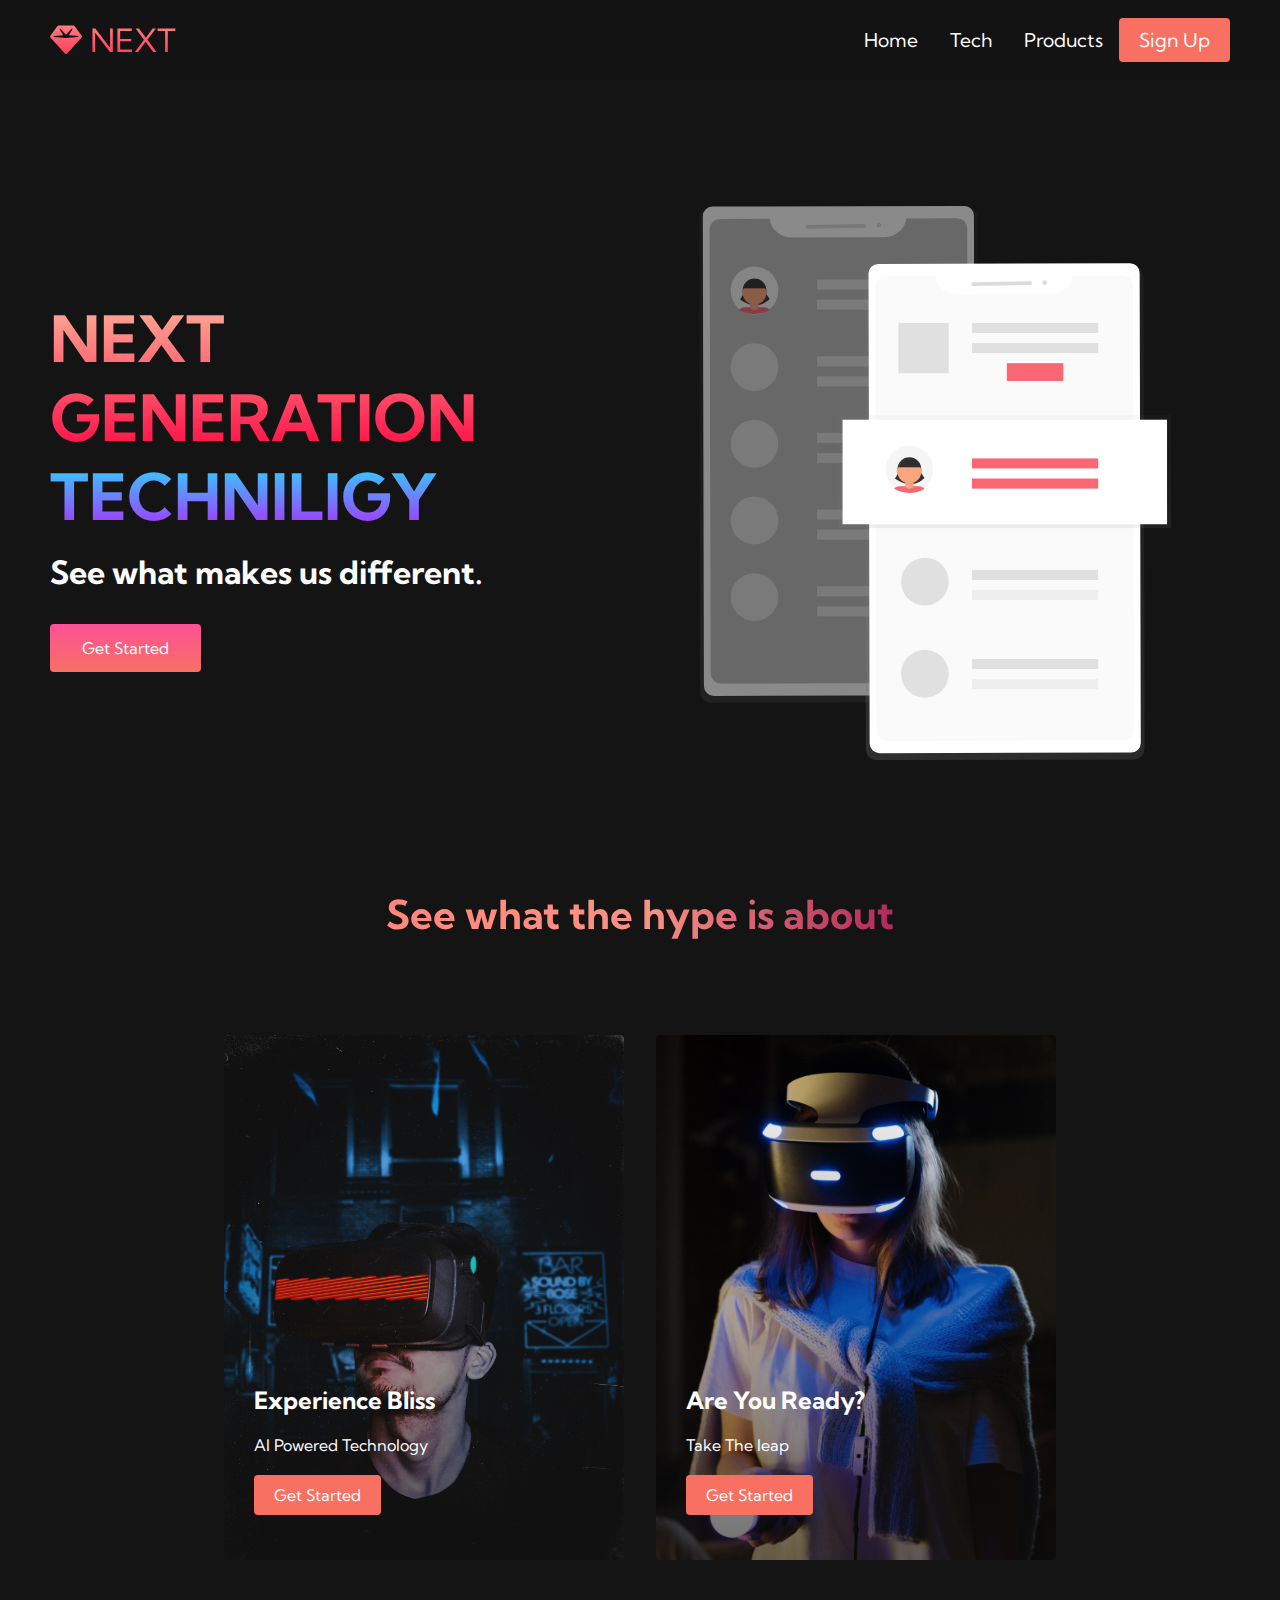
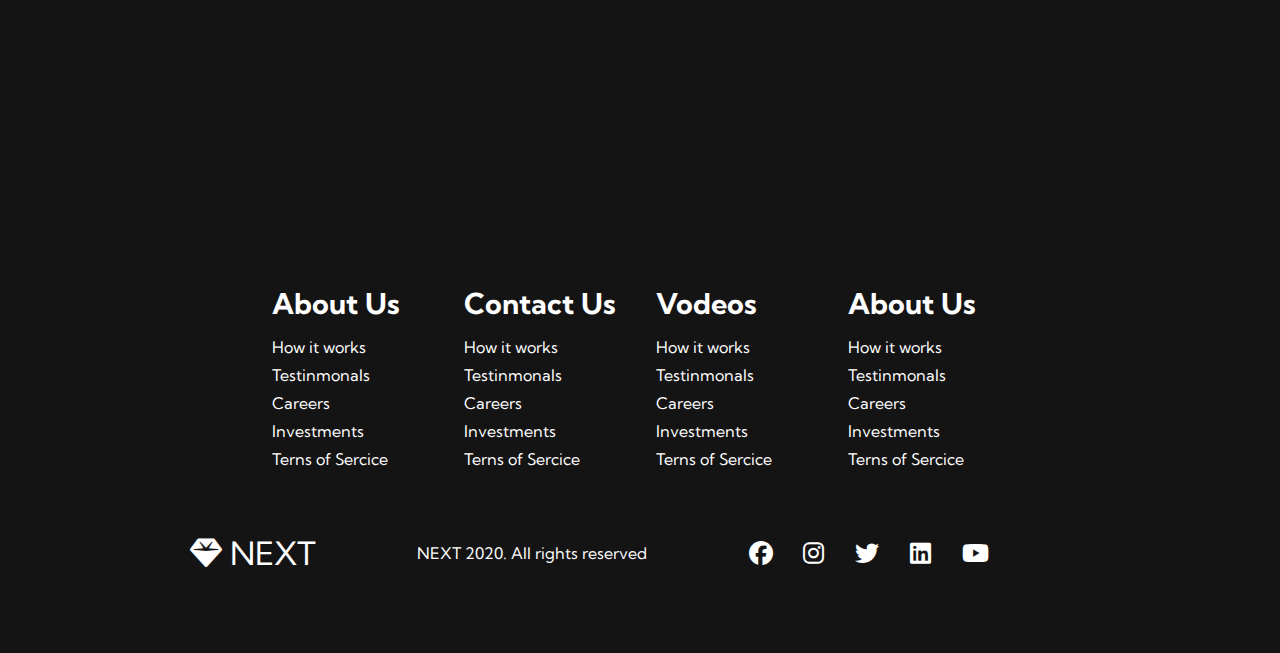
<file: index.html>
<!DOCTYPE html>
<html lang="en">
<head>
    <meta charset="UTF-8">
    <meta name="viewport" content="width=device-width, initial-scale=1.0">
    <title>Document</title>
    <link
     rel="stylesheet"
     href="https://cdnjs.cloudflare.com/ajax/libs/font-awesome/6.6.0/css/all.min.css" 
    />
    <link href="https://cdn.jsdelivr.net/npm/bootstrap@5.0.2/dist/css/bootstrap.min.css" rel="stylesheet" integrity="sha384-EVSTQN3/azprG1Anm3QDgpJLIm9Nao0Yz1ztcQTwFspd3yD65VohhpuuCOmLASjC" crossorigin="anonymous">
    <link rel="stylesheet" href="style.css">
    <link rel="preconnect" href="https://fonts.googleapis.com">
<link rel="preconnect" href="https://fonts.gstatic.com" crossorigin>
<link href="https://fonts.googleapis.com/css2?family=Kumbh+Sans:wght@100..900&display=swap" 
   rel="stylesheet">

</head>
<body>
    <!-- NAVBAR SICTION -->
    <nav class="navbar">
        <div class="navbar__container">
            <a href="/" id="navbar__logo"><i class="fas fa-gem"></i> NEXT</a>
            <div class="navbar__toggle" id="mobile-menu">
                <span class="bar"></span>
                <span class="bar"></span>
                <span class="bar"></span>
            </div>
            <ul class="navbar_menu">
                <li class="navbar__item">
                    <a href="/" class="navbar__links">Home</a>
                </li>
                <li class="navbar__item">
                    <a href="/tech.html" class="navbar__links">Tech</a>
                </li>
                <li class="navbar__item">
                    <a href="/" class="navbar__links">Products</a>
                </li>
                <li class="navbar__btn">
                    <a href="/" class="button">Sign Up</a>
                </li>
            </ul>
        </div>
    </nav>


<!-- HERO SECTION -->

<div class="main">
    <div class="main__container">
        <div class="main__content">
            <h1>NEXT GENERATION</h1>
            <H2>TECHNILIGY</H2>
            <P>See what makes us different.</P>
            <button class="main__btn"><a href="/">Get Started</a></button>
        </div>
        <div class="main__img--container">
            <img src="images/pic1.svg" alt="pic" id="main__img">
        </div>
    </div>
</div>

<!-- Services Section -->
<div class="services">
    <h1>See what the hype is about</h1>
    <div class="services__container">
        <div class="services__card">
            <h2>Experience Bliss</h2>
            <p>AI Powered Technology</p>
            <button>Get Started</button>
        </div>
        <div class="services__card">
            <h2>Are You Ready?</h2>
            <p>Take The leap</p>
            <button>Get Started</button>
        </div>
    </div>
</div>

<!-- Footer Section -->
 <div class="footer__container">
    <div class="footer__links">
        <div class="footer__link--wrapper">
            <div class="footer__link--items">
                <h2>About Us</h2>
                <a href="/">How it works</a>
                <a href="/">Testinmonals</a>
                <a href="/">Careers</a>
                <a href="/">Investments</a>
                <a href="/">Terns of Sercice</a>
            </div>
            <div class="footer__link--items">
                <h2>Contact Us</h2>
                <a href="/">How it works</a>
                <a href="/">Testinmonals</a>
                <a href="/">Careers</a>
                <a href="/">Investments</a>
                <a href="/">Terns of Sercice</a>
            </div>
        </div>
        <div class="footer__link--wrapper">
            <div class="footer__link--items">
                <h2>Vodeos</h2>
                <a href="/">How it works</a>
                <a href="/">Testinmonals</a>
                <a href="/">Careers</a>
                <a href="/">Investments</a>
                <a href="/">Terns of Sercice</a>
            </div>
            <div class="footer__link--items">
                <h2>About Us</h2>
                <a href="/">How it works</a>
                <a href="/">Testinmonals</a>
                <a href="/">Careers</a>
                <a href="/">Investments</a>
                <a href="/">Terns of Sercice</a>
            </div>
        </div>
    </div>
    <div class="social__media">
        <div class="social__media--wrap">
            <div class="footer__logo">
                <a href="/" id="footer__logo"><i class="fas
                 fa-gem"></i>NEXT</a>
            </div>
            <p class="wbsite__rights">NEXT 2020. All rights reserved</p>
            <div class="social__icons">
                <a href="/" class="social__icon--link" target="_blank">
                    <i class="fab fa-facebook"></i>
                </a>
                <a href="/" class="social__icon--link" target="_blank">
                    <i class="fab fa-instagram"></i>
                </a>
                <a href="/" class="social__icon--link" target="_blank">
                    <i class="fab fa-twitter"></i>
                </a>
                <a href="/" class="social__icon--link" target="_blank">
                    <i class="fa-brands fa-linkedin"></i>
                </a>
                <a href="/" class="social__icon--link" target="_blank">
                    <i class="fa-brands fa-youtube"></i>
            </div>
        </div>
    </div>
 </div>



    <script src="main.js"></script>
</body>
</html>
</file>
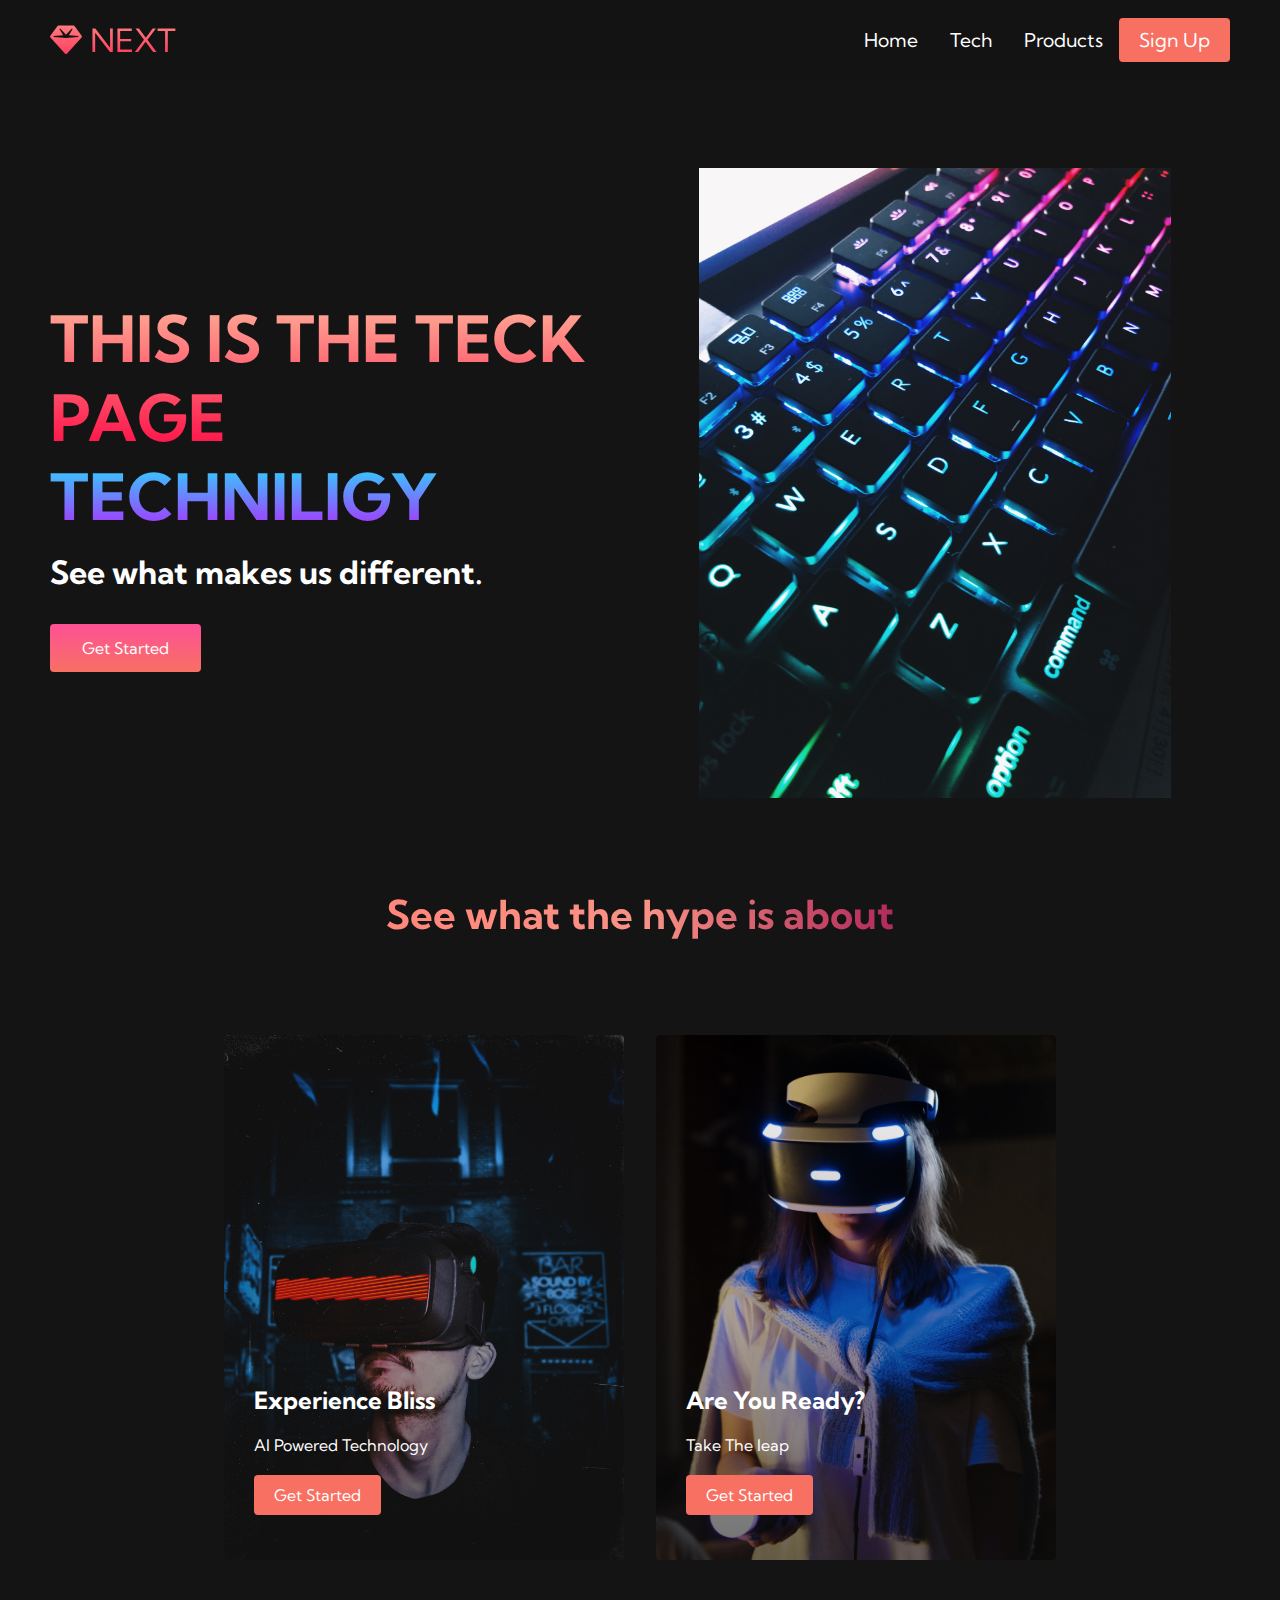
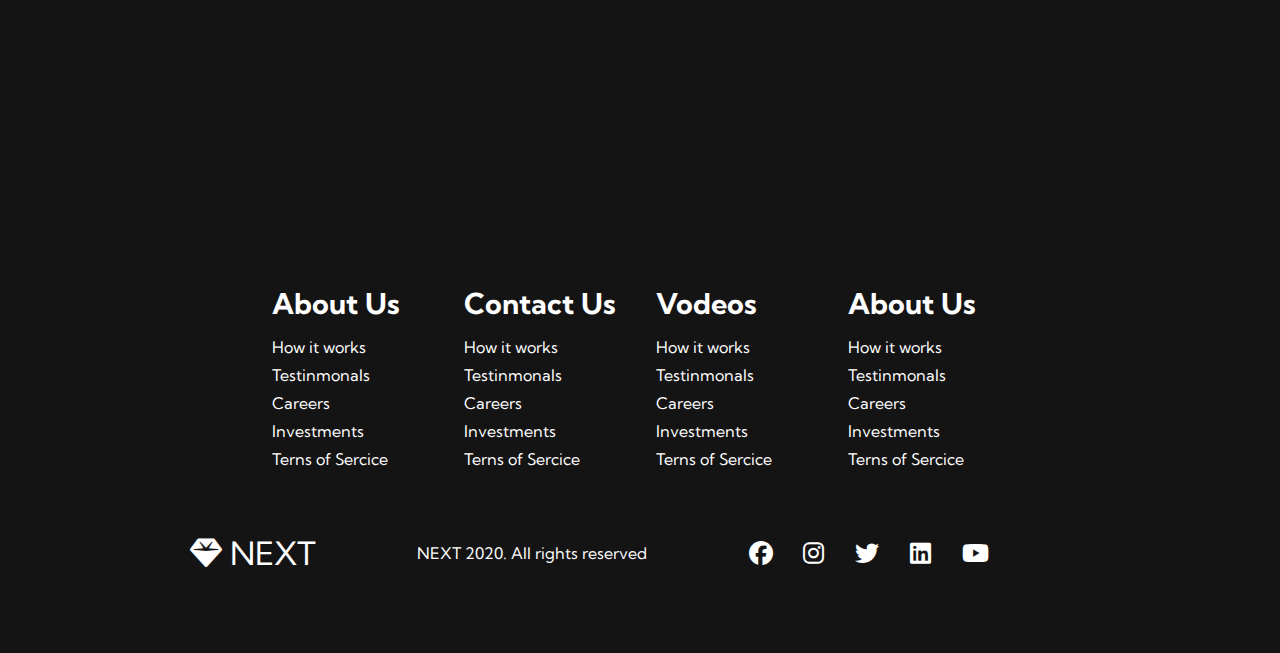
<file: tech.html>
<!DOCTYPE html>
<html lang="en">
<head>
    <meta charset="UTF-8">
    <meta name="viewport" content="width=device-width, initial-scale=1.0">
    <title>Document</title>
    <link
     rel="stylesheet"
     href="https://cdnjs.cloudflare.com/ajax/libs/font-awesome/6.6.0/css/all.min.css" 
    />
    <link href="https://cdn.jsdelivr.net/npm/bootstrap@5.0.2/dist/css/bootstrap.min.css" rel="stylesheet" integrity="sha384-EVSTQN3/azprG1Anm3QDgpJLIm9Nao0Yz1ztcQTwFspd3yD65VohhpuuCOmLASjC" crossorigin="anonymous">
    <link rel="stylesheet" href="style.css">
    <link rel="preconnect" href="https://fonts.googleapis.com">
<link rel="preconnect" href="https://fonts.gstatic.com" crossorigin>
<link href="https://fonts.googleapis.com/css2?family=Kumbh+Sans:wght@100..900&display=swap" 
   rel="stylesheet">

</head>
<body>
    <!-- NAVBAR SICTION -->
    <nav class="navbar">
        <div class="navbar__container">
            <a href="/" id="navbar__logo"><i class="fas fa-gem"></i> NEXT</a>
            <div class="navbar__toggle" id="mobile-menu">
                <span class="bar"></span>
                <span class="bar"></span>
                <span class="bar"></span>
            </div>
            <ul class="navbar_menu">
                <li class="navbar__item">
                    <a href="/" class="navbar__links">Home</a>
                </li>
                <li class="navbar__item">
                    <a href="/tech.html" class="navbar__links">Tech</a>
                </li>
                <li class="navbar__item">
                    <a href="/" class="navbar__links">Products</a>
                </li>
                <li class="navbar__btn">
                    <a href="/" class="button">Sign Up</a>
                </li>
            </ul>
        </div>
    </nav>


<!-- HERO SECTION -->

<div class="main">
    <div class="main__container">
        <div class="main__content">
            <h1>THIS IS THE TECK PAGE</h1>
            <H2>TECHNILIGY</H2>
            <P>See what makes us different.</P>
            <button class="main__btn"><a href="/">Get Started</a></button>
        </div>
        <div class="main__img--container">
            <img src="images/pic2.jpg" alt="pic" id="main__img">
        </div>
    </div>
</div>

<!-- Services Section -->
<div class="services">
    <h1>See what the hype is about</h1>
    <div class="services__container">
        <div class="services__card">
            <h2>Experience Bliss</h2>
            <p>AI Powered Technology</p>
            <button>Get Started</button>
        </div>
        <div class="services__card">
            <h2>Are You Ready?</h2>
            <p>Take The leap</p>
            <button>Get Started</button>
        </div>
    </div>
</div>

<!-- Footer Section -->
 <div class="footer__container">
    <div class="footer__links">
        <div class="footer__link--wrapper">
            <div class="footer__link--items">
                <h2>About Us</h2>
                <a href="/">How it works</a>
                <a href="/">Testinmonals</a>
                <a href="/">Careers</a>
                <a href="/">Investments</a>
                <a href="/">Terns of Sercice</a>
            </div>
            <div class="footer__link--items">
                <h2>Contact Us</h2>
                <a href="/">How it works</a>
                <a href="/">Testinmonals</a>
                <a href="/">Careers</a>
                <a href="/">Investments</a>
                <a href="/">Terns of Sercice</a>
            </div>
        </div>
        <div class="footer__link--wrapper">
            <div class="footer__link--items">
                <h2>Vodeos</h2>
                <a href="/">How it works</a>
                <a href="/">Testinmonals</a>
                <a href="/">Careers</a>
                <a href="/">Investments</a>
                <a href="/">Terns of Sercice</a>
            </div>
            <div class="footer__link--items">
                <h2>About Us</h2>
                <a href="/">How it works</a>
                <a href="/">Testinmonals</a>
                <a href="/">Careers</a>
                <a href="/">Investments</a>
                <a href="/">Terns of Sercice</a>
            </div>
        </div>
    </div>
    <div class="social__media">
        <div class="social__media--wrap">
            <div class="footer__logo">
                <a href="/" id="footer__logo"><i class="fas
                 fa-gem"></i>NEXT</a>
            </div>
            <p class="wbsite__rights">NEXT 2020. All rights reserved</p>
            <div class="social__icons">
                <a href="/" class="social__icon--link" target="_blank">
                    <i class="fab fa-facebook"></i>
                </a>
                <a href="/" class="social__icon--link" target="_blank">
                    <i class="fab fa-instagram"></i>
                </a>
                <a href="/" class="social__icon--link" target="_blank">
                    <i class="fab fa-twitter"></i>
                </a>
                <a href="/" class="social__icon--link" target="_blank">
                    <i class="fa-brands fa-linkedin"></i>
                </a>
                <a href="/" class="social__icon--link" target="_blank">
                    <i class="fa-brands fa-youtube"></i>
            </div>
        </div>
    </div>
 </div>



    <script src="main.js"></script>
</body>
</html>
</file>
<file: style.css>
*{
    margin: 0;
    padding: 0;
    box-sizing: border-box;
    scroll-behavior: smooth;
    font-family: 'Kumbh Sans' , sans-serif;
}

.navbar {
    background: #131313;
    height: 80px;
    display: flex;
    justify-content: center;
    align-items: center;
    font-size: 1.2rem;
    position: sticky;
    top: 0;
    z-index: 999;
}

.navbar__container {
    display: flex;
    justify-content: space-between;
    height: 80px;
    z-index: 1;
    width: 100%;
    max-width: 1300px;
    margin: 0 auto;
    padding: 0 50px;
}

#navbar__logo {
    background-color: #ff8177;
    background-image: linear-gradient(to top, #ff0844 0%, #ffb199 100%);
    background-size: 100%;
    -webkit-background-clip: text;
    -moz-background-clip: text;
    -webkit-text-fill-color: transparent;
    -moz-text-fill-color: transparent;
    display: flex;
    align-items: center;
    cursor: pointer;
    text-decoration: none;
    font-size: 2rem;
}

.fa-gem {
    margin-right: 0.5rem;
}

.navbar_menu {
    display: flex;
    align-items: center;
    list-style: none;
    text-align: center;
}

.navbar__item {
    height: 80px;
}

.navbar__links {
    color: #fff;
    display: flex;
    align-items: center;
    justify-content: center;
    text-decoration: none;
    padding: 0 1rem;
    height: 100%;
}

.navbar__btn {
    display: flex;
    justify-content: center;
    align-items: center;
    width: 100%;
}

.button {
    display: flex;
    justify-content: center;
    align-items: center;
    text-decoration: none;
    padding: 10px 20px;
    height: 100%;
    width: 100%;
    border: none;
    outline: none;
    border-radius: 4px;
    background: #f77062;
    color: white;
}

.button:hover {
    background: #4837ff;
    color: #fff;
    transition: all 0.3s ease;
}

.navbar__links:hover {
    color: #f77062;
    transition: all 0.3s ease;
}

@media screen and (max-width: 960px) {
    .navbar__container {
        display: flex;
        justify-content: space-between;
        height: 80px;
        z-index: 1;
        width: 100%;
        max-width: 1300px;
        padding: 0;
    }

    .navbar_menu{
        display: grid;
        grid-template-columns: auto;
        margin: 0;
        width: 100%;
        position: absolute;
        top: -1000px;
        opacity: 0;
        transition: all 0.5s ease;
        height: 50vh;
        z-index: -1;
        background: #131313;
    }

    .navbar_menu.active {
        background: #131313;
        top: 100%;
        opacity: 1;
        transition: all 0.5s ease;
        z-index: 99;
        height: 50vh;
        font-size: 1.6rem;
    }

    #navbar__logo {
        padding-left: 25px;
    }

    .navbar__toggle .bar {
        width: 25px;
        height: 3px;
        margin: 5px auto;
        transition: all 0.3s ease-in-out;
        background: #fff;
    }

    .navbar__item {
        width: 100%;
    }

    .navbar__links {
        text-align: center;
        padding: 2rem;
        width: 100%;
        display: table;
    }

    #mobile-menu {
        position: absolute;
        top: 20%;
        right: 5%;
        transform: translate(5%, 20%);
    }

    .navbar__btn {
        padding-bottom: 2rem;
    }

    .button{
        display: flex;
        justify-content: center;
        align-items: center;
        width: 80%;
        height: 80px;
        margin: 0;
    }

    .navbar__toggle .bar {
        display: block;
        cursor: pointer;
    }

    #mobile-menu.is-active .bar:nth-child(2) {
        opacity: 0;
    }

    #mobile-menu.is-active .bar:nth-child(1) {
        transform: translateY(8px) rotate(45deg);
    }

    #mobile-menu.is-active .bar:nth-child(3) {
        transform: translateY(-8px) rotate(-45deg);
    }
}


/* Hero Section Css */

.main {
    background-color: #141414;
}

.main__container {
    display: grid;
    grid-template-columns: 1fr 1fr;
    align-items: center;
    justify-self: center;
    margin: 0 auto;
    height: 90vh;
    background-color: #141414;
    z-index: 1;
    width: 100%;
    max-width: 1300px;
    padding: 0 50px;
}

.main__content h1 {
    font-size: 4rem;
    background-color: #ff8177;
    background-image: linear-gradient(to top, #ff0844 0%, #ffb199 100% );
    background-size: 100%;
    -webkit-background-clip: text;
    -moz-background-clip: text;
    -webkit-text-fill-color: transparent;
    -moz-text-fill-color:transparent;
}

.main__content h2 {
    font-size: 4rem;
    background-color: #ff8177;
    background-image: linear-gradient(to top, #b721ff 0%, #21e4fd 100% );
    background-size: 100%;
    -webkit-background-clip: text;
    -moz-background-clip: text;
    -webkit-text-fill-color: transparent;
    -moz-text-fill-color:transparent;
}

.main__content p {
    margin-top: 1rem;
    font-size: 2rem;
    font-weight: 700;
    color: #fff;
}


.main__btn {
    font-size: 1rem;
    background-image: linear-gradient(to top, #f77062 0%, #fe5196 100%);
    padding: 14px 32px;
    border: none;
    border-radius: 4px;
    color: #fff;
    margin-top: 2rem;
    cursor: pointer;
    position: relative;
    transition: all 0.35s;
    outline: none;
}

.main__btn a {
    position: relative;
    z-index: 2;
    color: #fff;
    text-decoration: none;
}

.main__btn:after {
    position: absolute;
    content: '';
    top: 0;
    left: 0;
    width: 0;
    height: 100%;
    background: #4837ff;
    transition: all 0.35s;
    border-radius: 4px;
}

.main__btn:hover {
    color: #fff;
}

.main__btn:hover:after {
    width: 100%;
}

.main__img--container {
    text-align: center;
}
/* الكود اللي تحت دا اللي بيخلي الصورة اللي جنب الكلام تصغر لما تيجي في الشاشه الصغيرة عشان بعد كدا تبقي تحت الكلام  */
#main__img{
    height: 80%;
    width: 80%;
}

/* Mobile Responsiv */

@media screen and (max-width: 780px) {
    .main__container {
        /* هنا هتخلي الصورة تحت الكلام  */
        display: grid;
        grid-template-columns: auto;
        align-items: center;
        justify-self: center;
        width: 100%;
        margin: 0 auto;
        height: 120vh;
    }

    .main__content {
        text-align: center;
        margin-bottom: 4rem;
    }

    .main__content h1 {
        font-size: 2.5rem;
        margin-top: 2rem;
    }

    .main__content h2 {
        font-size: 3rem;
    }

    .main__content p {
        margin-top: 1rem;
        font-size: 1.5rem;
    }
}


@media screen and (max-with: 480px) {
    .main__content h1 {
        font-size: 2rem;
        margin-top: 3rem;
    }

    .main__content h2 {
        font-size: 2rem;
    }

    .main__content p {
        margin-top: 2rem;
        font-size: 1.5rem;
    }

    .main__btn {
        padding: 12px 36px;
        margin: 2.5rem 0;
    }
}

/* Servicec Section Css */
.services {
    background: #141414;
    display: flex;
    flex-direction: column;
    align-items: center;
    height: 100vh;
}

.services h1 {
    background-color: #ff8177;
    background-image: linear-gradient(to right, 
    #ff8177 0%, 
    #ff867a 0%, 
    #ff8c7f 21%, 
    #f99185 52%, 
    #cf556c 78%, 
    #b12a5b 100%
    );
    background-size: 100%;
    margin-bottom: 5rem;
    font-size: 2.5rem;
    -webkit-background-clip: text;
    -moz-background-clip: text;
    -webkit-text-fill-color: transparent;
    -moz-text-fill-color:transparent;
}

.services__container {
    display: flex;
    justify-content: center;
    flex-wrap: wrap;
}

.services__card {
    margin: 1rem;
    height: 525px;
    width: 400px;
    border-radius: 4px;
    background-image: linear-gradient(to bottom, rgba(0,0,0,0) 0%, rgba(17,
    17,17,0.6) 100%), url('/images/pic3.jpg');
    background-size: cover;
    position: relative;
    color: #fff;
}

.services__card:nth-child(2){
    background-image: linear-gradient(to bottom, rgba(0,0,0,0) 0%, rgba(17,
    17,17,0.6) 100%), url('/images/pic4.jpg');
}

.services h2 {
    position: absolute;
    top: 350px;
    left: 30px;
}

.services__card p{
    position: absolute;
    top: 400px;
    left: 30px;
}

.services__card button {
    color: #fff;
    padding: 10px 20px;
    border: none;
    outline: none;
    border-radius: 4px;
    background: #f77062;
    position: absolute;
    top: 440px;
    left: 30px;
    font-size: 1rem;
    cursor: pointer;
}

.services__card:hover{
    transform: scale(1.075);
    transition: 0.2s ease-in;
    cursor: pointer;
}

@media screen and (max-width: 960px) {
    .services {
        height: 1600px;
    }

    .services h1 {
        font-size: 2rem;
        margin-top: 12rem;
    }
}

@media screen and (max-width: 480px) {
    .services {
        height: 1400px;
    }

    .services h1 {
        font-size: 1.2rem;
    }

    .services__card {
        width: 300px;
    }
}

/* Footer Css*/
.footer__container {
    background-color: #141414;
    padding: 5rem 0;
    display: flex;
    flex-direction: column;
    justify-content: center;
    align-items: center;
}

#footer__logo {
    color: #fff;
    display: flex;
    align-items: center;
    cursor: pointer;
    text-decoration: none;
    font-size: 2rem;
}

.footer__links {
    width: 100%;
    max-width: 1000px;
    display: flex;
    justify-content: center;
}

.footer__link--wrapper{
    display: flex;
}

.footer__link--items {
    display: flex;
    flex-direction: column;
    align-items: flex-start;
    margin: 16px;
    text-align: left;
    width: 160px;
    box-sizing: border-box;
}

.footer__link--items h2 {
    margin-bottom: 16px;
    font-size: 1.8rem;

}

.footer__link--items > h2 {
    color: #fff;
    
}

.footer__link--items a {
    color: #fff;
    text-decoration: none;
    margin-bottom: 0.5rem;
}

.footer__link--items a:hover {
    color: #e9e9e9;
    transition: 0.3s ease-out;
}

/* social icons */
.social__icon--link {
    color: #fff;
    font-size: 24px;
}
.social__media {
    max-width: 1000px;
    width: 100%;
}

.social__media--wrap {
    display: flex;
    justify-content: space-between;
    align-items: center;
    width: 90%;
    max-width: 1000px;
    margin: 40px auto 0 auto;
}

.social__icons {
    display: flex;
    justify-content: space-between;
    align-items: center;
    width: 240px;
}

.social__logo {
    color: #fff;
    justify-self: flex-start;
    margin-left: 20px;
    cursor: pointer;
    text-decoration: none;
    font-size: 2rem;
    display: flex;
    align-items: center;
    margin-bottom: 16px;
}

.wbsite__rights {
    color: #fff;
}

@media screen and (max-width: 820px) {
    .footer__links {
        padding-top: 2rem;
    }

    #footer__logo {
        margin-bottom: 2rem;
    }

    .wbsite__rights {
        margin-bottom: 2rem;
    }

    .footer__link--wrapper {
        flex-direction: column;
    }

    .social__media--wrap {
        flex-direction: column;
    }
}

@media screen and (max-width: 480px) {
    .footer__link--items {
        margin: 0;
        padding: 10px;
        width: 100%;
    }
}
</file>
